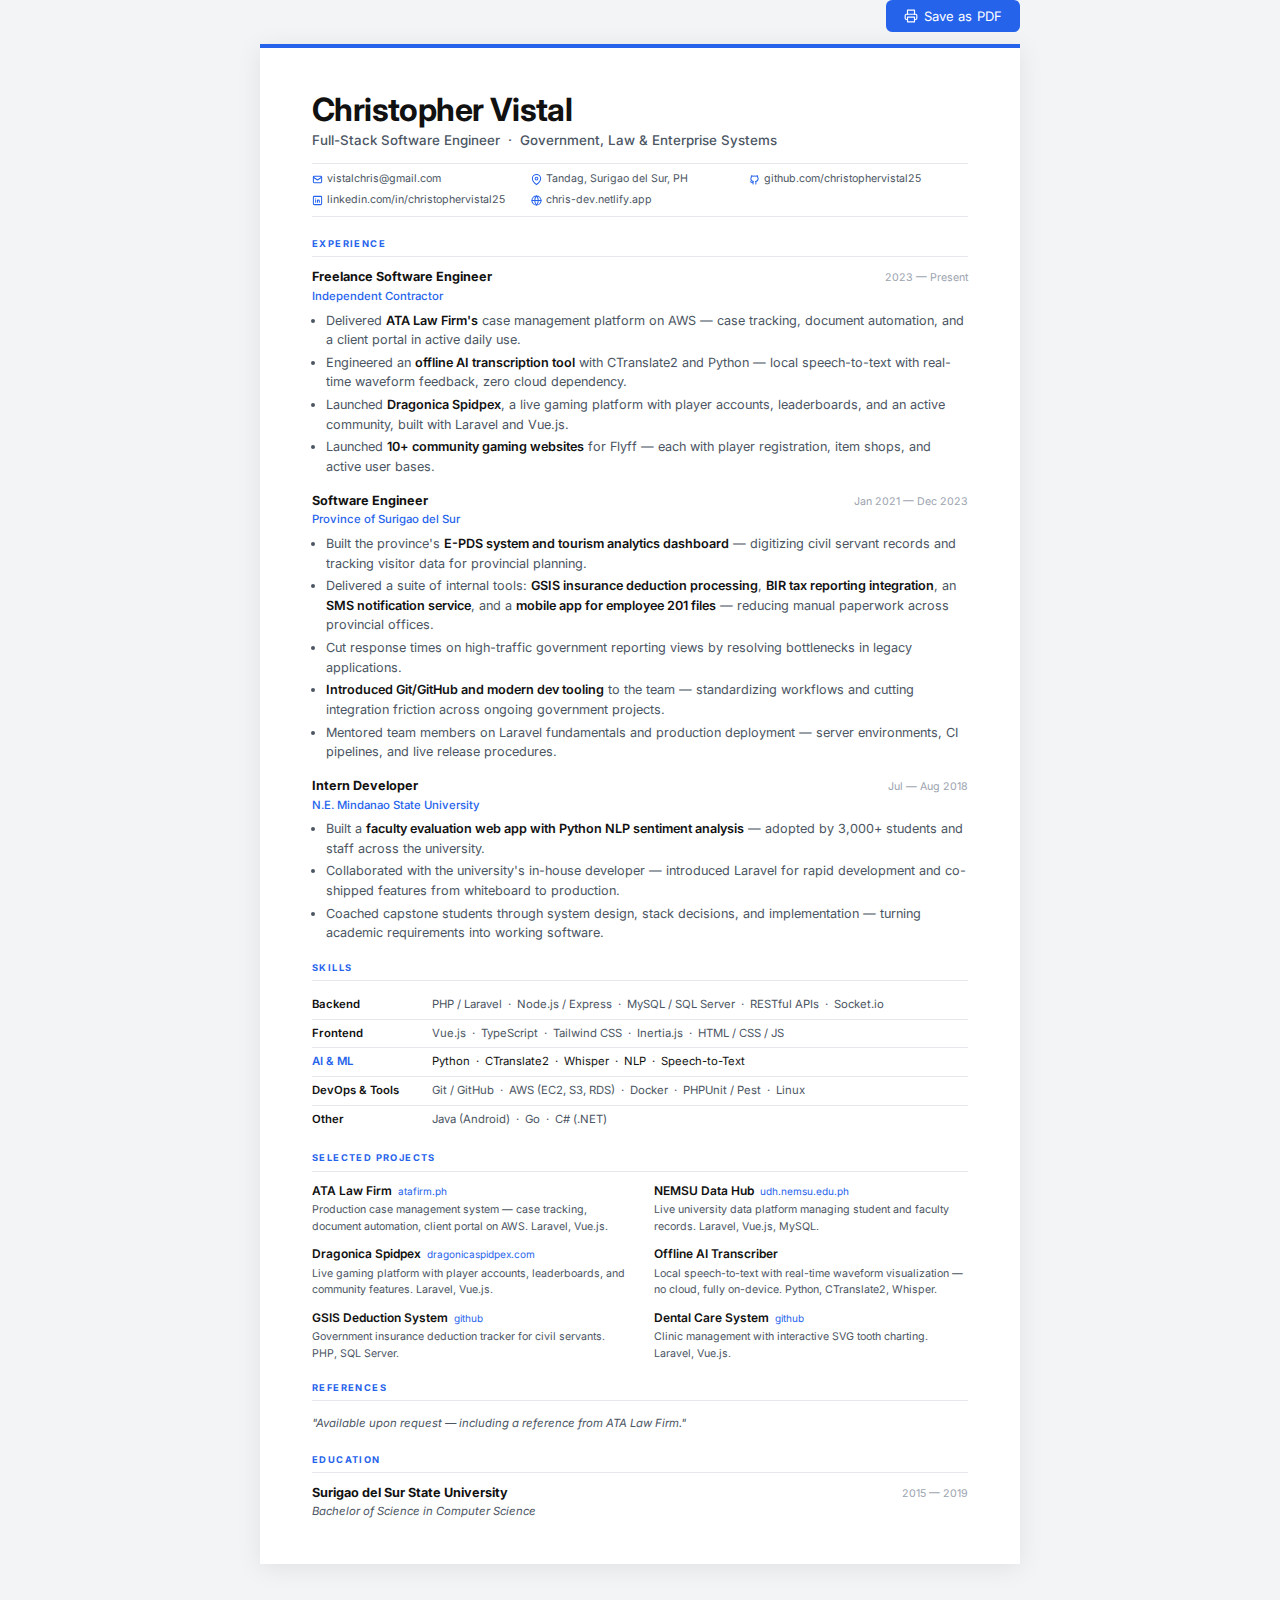
<file: resume.html>
<!doctype html>
<html lang="en">
<head>
  <meta charset="UTF-8" />
  <meta name="viewport" content="width=device-width, initial-scale=1.0" />
  <title>Christopher Vistal — Resume</title>
  <style>
    @import url('https://fonts.googleapis.com/css2?family=Inter:wght@400;500;600;700&display=swap');

    *, *::before, *::after { box-sizing: border-box; margin: 0; padding: 0; }

    :root {
      --text:    #111;
      --muted:   #4b5563;
      --light:   #9ca3af;
      --border:  #e5e7eb;
      --accent:  #2563eb;
      --accent2: #1d4ed8;
      --page:    760px;
    }

    body {
      font-family: 'Inter', sans-serif;
      font-size: 9.5pt;
      color: var(--text);
      background: #f3f4f6;
      line-height: 1.55;
    }

    /* ── Print bar ── */
    .print-bar {
      max-width: var(--page);
      margin: 0 auto 12px;
      display: flex;
      justify-content: flex-end;
    }
    .print-btn {
      background: var(--accent);
      color: #fff;
      border: none;
      padding: 8px 18px;
      border-radius: 6px;
      font-size: 13px;
      font-family: 'Inter', sans-serif;
      cursor: pointer;
      display: flex;
      align-items: center;
      gap: 6px;
      letter-spacing: 0.01em;
    }
    .print-btn:hover { background: var(--accent2); }

    /* ── Page ── */
    .page {
      background: #fff;
      max-width: var(--page);
      margin: 0 auto 48px;
      padding: 44px 52px;
      box-shadow: 0 4px 24px rgba(0,0,0,0.08);
      border-top: 4px solid var(--accent);
    }

    /* ── Header ── */
    .resume-header { margin-bottom: 20px; }
    .resume-header-left { display: block; }

    .resume-name {
      font-size: 24pt;
      font-weight: 700;
      letter-spacing: -0.6px;
      line-height: 1.1;
      color: var(--text);
      margin-bottom: 3px;
    }
    .resume-name span { color: var(--text); }

    .resume-title {
      font-size: 10pt;
      color: var(--muted);
      font-weight: 500;
      margin-bottom: 12px;
    }

    /* Contact strip — 3-column grid, 2 rows */
    .resume-contact {
      display: grid;
      grid-template-columns: repeat(3, 1fr);
      gap: 5px 0;
      font-size: 8pt;
      color: var(--muted);
      border-top: 1px solid var(--border);
      border-bottom: 1px solid var(--border);
      padding: 7px 0;
    }
    .resume-contact a { color: var(--muted); text-decoration: none; }
    .resume-contact a:hover { color: var(--accent); }
    .contact-item {
      display: flex;
      align-items: center;
      gap: 4px;
      white-space: nowrap;
    }
    .contact-item svg { color: var(--accent); flex-shrink: 0; }
    .contact-sep { display: none; }

    /* ── Section ── */
    .section { margin-top: 18px; }

    .section-title {
      font-size: 7pt;
      font-weight: 700;
      text-transform: uppercase;
      letter-spacing: 1.4px;
      color: var(--accent);
      margin-bottom: 10px;
      padding-bottom: 5px;
      border-bottom: 1.5px solid var(--border);
    }

    /* ── Experience ── */
    .exp-item { margin-bottom: 14px; }
    .exp-item:last-child { margin-bottom: 0; }

    .exp-header {
      display: grid;
      grid-template-columns: 1fr auto;
      align-items: baseline;
      gap: 8px;
      margin-bottom: 1px;
    }
    .exp-role { font-weight: 700; font-size: 9.5pt; color: var(--text); }
    .exp-date {
      font-size: 8pt;
      color: var(--light);
      white-space: nowrap;
    }
    .exp-org {
      font-size: 8.5pt;
      color: var(--accent);
      font-weight: 500;
      margin-bottom: 5px;
    }
    .exp-bullets { padding-left: 14px; }
    .exp-bullets li {
      margin-bottom: 3px;
      color: var(--muted);
      list-style-type: disc;
    }
    .exp-bullets li b { font-weight: 600; color: var(--text); }

    /* ── Skills ── */
    .skills-table { width: 100%; border-collapse: collapse; }
    .skills-table tr { border-bottom: 1px solid var(--border); }
    .skills-table tr:last-child { border-bottom: none; }
    .skills-table td { padding: 5px 0; vertical-align: middle; }
    .skills-table td:first-child {
      font-weight: 600;
      font-size: 8.5pt;
      width: 120px;
      color: var(--text);
      padding-right: 16px;
    }
    .skills-table td:last-child {
      color: var(--muted);
      font-size: 8.5pt;
    }
    .skills-table tr.featured td:first-child { color: var(--accent); }
    .skills-table tr.featured td:last-child { color: var(--text); }

    /* ── Projects ── */
    .proj-grid {
      display: grid;
      grid-template-columns: 1fr 1fr;
      gap: 10px 28px;
    }
    .proj-name-row {
      display: flex;
      align-items: baseline;
      gap: 6px;
      margin-bottom: 2px;
    }
    .proj-name { font-weight: 600; font-size: 9pt; color: var(--text); }
    .proj-url { font-size: 7.5pt; color: var(--accent); }
    .proj-url a { color: var(--accent); text-decoration: none; }
    .proj-url a:hover { text-decoration: underline; }
    .proj-desc { font-size: 8pt; color: var(--muted); }

    /* ── References ── */
    .ref-item { padding: 2px 0; }
    .ref-quote { font-size: 8.5pt; color: var(--muted); font-style: italic; }

    /* ── Education ── */
    .edu-header {
      display: grid;
      grid-template-columns: 1fr auto;
      align-items: baseline;
      gap: 8px;
    }
    .edu-school { font-weight: 700; font-size: 9.5pt; color: var(--text); }
    .edu-date { font-size: 8pt; color: var(--light); white-space: nowrap; }
    .edu-degree { font-size: 8.5pt; color: var(--muted); font-style: italic; }

    /* ── Print ── */
    @media print {
      body { background: #fff; }
      .page {
        margin: 0; padding: 28px 36px;
        box-shadow: none; max-width: 100%;
        border-top: 3px solid var(--accent);
      }
      .print-bar { display: none; }
      a { color: inherit !important; }
      @page { margin: 0.3in 0.4in; size: letter; }
    }

    @media screen and (max-width: 800px) {
      .page { padding: 24px 20px; }
      .print-bar { padding: 12px 20px 0; }
      .proj-grid { grid-template-columns: 1fr; }
      .resume-contact { flex-wrap: wrap; }
      .contact-sep { display: none; }
      .contact-item { flex: 1 0 45%; }
    }
  </style>
</head>
<body>

  <div class="print-bar">
    <button class="print-btn" onclick="window.print()">
      <svg width="14" height="14" viewBox="0 0 24 24" fill="none" stroke="currentColor" stroke-width="2" stroke-linecap="round" stroke-linejoin="round"><path d="M6 9V2h12v7"/><path d="M6 18H4a2 2 0 0 1-2-2v-5a2 2 0 0 1 2-2h16a2 2 0 0 1 2 2v5a2 2 0 0 1-2 2h-2"/><rect x="6" y="14" width="12" height="8"/></svg>
      Save as PDF
    </button>
  </div>

  <div class="page">

    <!-- Header -->
    <div class="resume-header">
      <div class="resume-header-left">
      <div class="resume-name">Christopher <span>Vistal</span></div>
      <div class="resume-title">Full-Stack Software Engineer &nbsp;·&nbsp; Government, Law &amp; Enterprise Systems</div>
      <div class="resume-contact">
        <!-- Row 1 -->
        <span class="contact-item">
          <svg width="11" height="11" viewBox="0 0 24 24" fill="none" stroke="currentColor" stroke-width="2.2" stroke-linecap="round" stroke-linejoin="round"><rect x="3" y="5" width="18" height="14" rx="2"/><path d="M3 7l9 6 9-6"/></svg>
          <a href="mailto:vistalchris@gmail.com">vistalchris@gmail.com</a>
        </span>
        <span class="contact-item">
          <svg width="11" height="11" viewBox="0 0 24 24" fill="none" stroke="currentColor" stroke-width="2.2" stroke-linecap="round" stroke-linejoin="round"><path d="M21 10c0 7-9 13-9 13S3 17 3 10a9 9 0 0 1 18 0z"/><circle cx="12" cy="10" r="3"/></svg>
          Tandag, Surigao del Sur, PH
        </span>
        <span class="contact-item">
          <svg width="11" height="11" viewBox="0 0 24 24" fill="none" stroke="currentColor" stroke-width="2.2" stroke-linecap="round" stroke-linejoin="round"><path d="M9 19c-4 1.5-4-2-6-2m12 5v-3.5a3 3 0 0 0-.8-2.2c2.8-.3 5.7-1.4 5.7-6.1A4.7 4.7 0 0 0 18.6 7a4.4 4.4 0 0 0-.1-3.3s-1.1-.3-3.5 1.3a12 12 0 0 0-6 0C6.6 3.4 5.5 3.7 5.5 3.7A4.4 4.4 0 0 0 5.4 7 4.7 4.7 0 0 0 4 10.2c0 4.7 2.9 5.8 5.7 6.1a3 3 0 0 0-.8 2.2V22"/></svg>
          <a href="https://github.com/christophervistal25" target="_blank">github.com/christophervistal25</a>
        </span>
        <!-- Row 2 -->
        <span class="contact-item">
          <svg width="11" height="11" viewBox="0 0 24 24" fill="none" stroke="currentColor" stroke-width="2.2" stroke-linecap="round" stroke-linejoin="round"><rect x="3" y="3" width="18" height="18" rx="2"/><path d="M8 11v5M8 8v.01M12 16v-3a2 2 0 0 1 4 0v3M12 11v5"/></svg>
          <a href="https://www.linkedin.com/in/christophervistal25/" target="_blank">linkedin.com/in/christophervistal25</a>
        </span>
        <span class="contact-item">
          <svg width="11" height="11" viewBox="0 0 24 24" fill="none" stroke="currentColor" stroke-width="2.2" stroke-linecap="round" stroke-linejoin="round"><circle cx="12" cy="12" r="10"/><path d="M2 12h20M12 2a15 15 0 0 1 0 20M12 2a15 15 0 0 0 0 20"/></svg>
          <a href="https://chris-dev.netlify.app" target="_blank">chris-dev.netlify.app</a>
        </span>
      </div>
      </div><!-- end resume-header-left -->
    </div>

    <!-- Experience -->
    <div class="section">
      <div class="section-title">Experience</div>

      <div class="exp-item">
        <div class="exp-header">
          <span class="exp-role">Freelance Software Engineer</span>
          <span class="exp-date">2023 — Present</span>
        </div>
        <div class="exp-org">Independent Contractor</div>
        <ul class="exp-bullets">
          <li>Delivered <b>ATA Law Firm's</b> case management platform on AWS — case tracking, document automation, and a client portal in active daily use.</li>
          <li>Engineered an <b>offline AI transcription tool</b> with CTranslate2 and Python — local speech-to-text with real-time waveform feedback, zero cloud dependency.</li>
          <li>Launched <b>Dragonica Spidpex</b>, a live gaming platform with player accounts, leaderboards, and an active community, built with Laravel and Vue.js.</li>
          <li>Launched <b>10+ community gaming websites</b> for Flyff — each with player registration, item shops, and active user bases.</li>
        </ul>
      </div>

      <div class="exp-item">
        <div class="exp-header">
          <span class="exp-role">Software Engineer</span>
          <span class="exp-date">Jan 2021 — Dec 2023</span>
        </div>
        <div class="exp-org">Province of Surigao del Sur</div>
        <ul class="exp-bullets">
          <li>Built the province's <b>E-PDS system and tourism analytics dashboard</b> — digitizing civil servant records and tracking visitor data for provincial planning.</li>
          <li>Delivered a suite of internal tools: <b>GSIS insurance deduction processing</b>, <b>BIR tax reporting integration</b>, an <b>SMS notification service</b>, and a <b>mobile app for employee 201 files</b> — reducing manual paperwork across provincial offices.</li>
          <li>Cut response times on high-traffic government reporting views by resolving bottlenecks in legacy applications.</li>
          <li><b>Introduced Git/GitHub and modern dev tooling</b> to the team — standardizing workflows and cutting integration friction across ongoing government projects.</li>
          <li>Mentored team members on Laravel fundamentals and production deployment — server environments, CI pipelines, and live release procedures.</li>
        </ul>
      </div>

      <div class="exp-item">
        <div class="exp-header">
          <span class="exp-role">Intern Developer</span>
          <span class="exp-date">Jul — Aug 2018</span>
        </div>
        <div class="exp-org">N.E. Mindanao State University</div>
        <ul class="exp-bullets">
          <li>Built a <b>faculty evaluation web app with Python NLP sentiment analysis</b> — adopted by 3,000+ students and staff across the university.</li>
          <li>Collaborated with the university's in-house developer — introduced Laravel for rapid development and co-shipped features from whiteboard to production.</li>
          <li>Coached capstone students through system design, stack decisions, and implementation — turning academic requirements into working software.</li>
        </ul>
      </div>
    </div>

    <!-- Skills -->
    <div class="section">
      <div class="section-title">Skills</div>
      <table class="skills-table">
        <tr>
          <td>Backend</td>
          <td>PHP / Laravel &nbsp;·&nbsp; Node.js / Express &nbsp;·&nbsp; MySQL / SQL Server &nbsp;·&nbsp; RESTful APIs &nbsp;·&nbsp; Socket.io</td>
        </tr>
        <tr>
          <td>Frontend</td>
          <td>Vue.js &nbsp;·&nbsp; TypeScript &nbsp;·&nbsp; Tailwind CSS &nbsp;·&nbsp; Inertia.js &nbsp;·&nbsp; HTML / CSS / JS</td>
        </tr>
        <tr class="featured">
          <td>AI &amp; ML</td>
          <td>Python &nbsp;·&nbsp; CTranslate2 &nbsp;·&nbsp; Whisper &nbsp;·&nbsp; NLP &nbsp;·&nbsp; Speech-to-Text</td>
        </tr>
        <tr>
          <td>DevOps &amp; Tools</td>
          <td>Git / GitHub &nbsp;·&nbsp; AWS (EC2, S3, RDS) &nbsp;·&nbsp; Docker &nbsp;·&nbsp; PHPUnit / Pest &nbsp;·&nbsp; Linux</td>
        </tr>
        <tr>
          <td>Other</td>
          <td>Java (Android) &nbsp;·&nbsp; Go &nbsp;·&nbsp; C# (.NET)</td>
        </tr>
      </table>
    </div>

    <!-- Selected Projects -->
    <div class="section">
      <div class="section-title">Selected Projects</div>
      <div class="proj-grid">
        <div class="proj-item">
          <div class="proj-name-row">
            <span class="proj-name">ATA Law Firm</span>
            <span class="proj-url"><a href="https://atafirm.ph" target="_blank">atafirm.ph</a></span>
          </div>
          <div class="proj-desc">Production case management system — case tracking, document automation, client portal on AWS. Laravel, Vue.js.</div>
        </div>
        <div class="proj-item">
          <div class="proj-name-row">
            <span class="proj-name">NEMSU Data Hub</span>
            <span class="proj-url"><a href="https://udh.nemsu.edu.ph" target="_blank">udh.nemsu.edu.ph</a></span>
          </div>
          <div class="proj-desc">Live university data platform managing student and faculty records. Laravel, Vue.js, MySQL.</div>
        </div>
        <div class="proj-item">
          <div class="proj-name-row">
            <span class="proj-name">Dragonica Spidpex</span>
            <span class="proj-url"><a href="https://dragonicaspidpex.com" target="_blank">dragonicaspidpex.com</a></span>
          </div>
          <div class="proj-desc">Live gaming platform with player accounts, leaderboards, and community features. Laravel, Vue.js.</div>
        </div>
        <div class="proj-item">
          <div class="proj-name-row">
            <span class="proj-name">Offline AI Transcriber</span>
          </div>
          <div class="proj-desc">Local speech-to-text with real-time waveform visualization — no cloud, fully on-device. Python, CTranslate2, Whisper.</div>
        </div>
        <div class="proj-item">
          <div class="proj-name-row">
            <span class="proj-name">GSIS Deduction System</span>
            <span class="proj-url"><a href="https://github.com/christophervistal25/GSIS-Deduction" target="_blank">github</a></span>
          </div>
          <div class="proj-desc">Government insurance deduction tracker for civil servants. PHP, SQL Server.</div>
        </div>
        <div class="proj-item">
          <div class="proj-name-row">
            <span class="proj-name">Dental Care System</span>
            <span class="proj-url"><a href="https://github.com/christophervistal25/dental-care-system" target="_blank">github</a></span>
          </div>
          <div class="proj-desc">Clinic management with interactive SVG tooth charting. Laravel, Vue.js.</div>
        </div>
      </div>
    </div>

    <!-- References -->
    <div class="section">
      <div class="section-title">References</div>
      <div class="ref-item">
        <span class="ref-quote">"Available upon request — including a reference from ATA Law Firm."</span>
      </div>
    </div>

    <!-- Education -->
    <div class="section">
      <div class="section-title">Education</div>
      <div class="edu-header">
        <span class="edu-school">Surigao del Sur State University</span>
        <span class="edu-date">2015 — 2019</span>
      </div>
      <div class="edu-degree">Bachelor of Science in Computer Science</div>
    </div>

  </div>

</body>
</html>
</file>
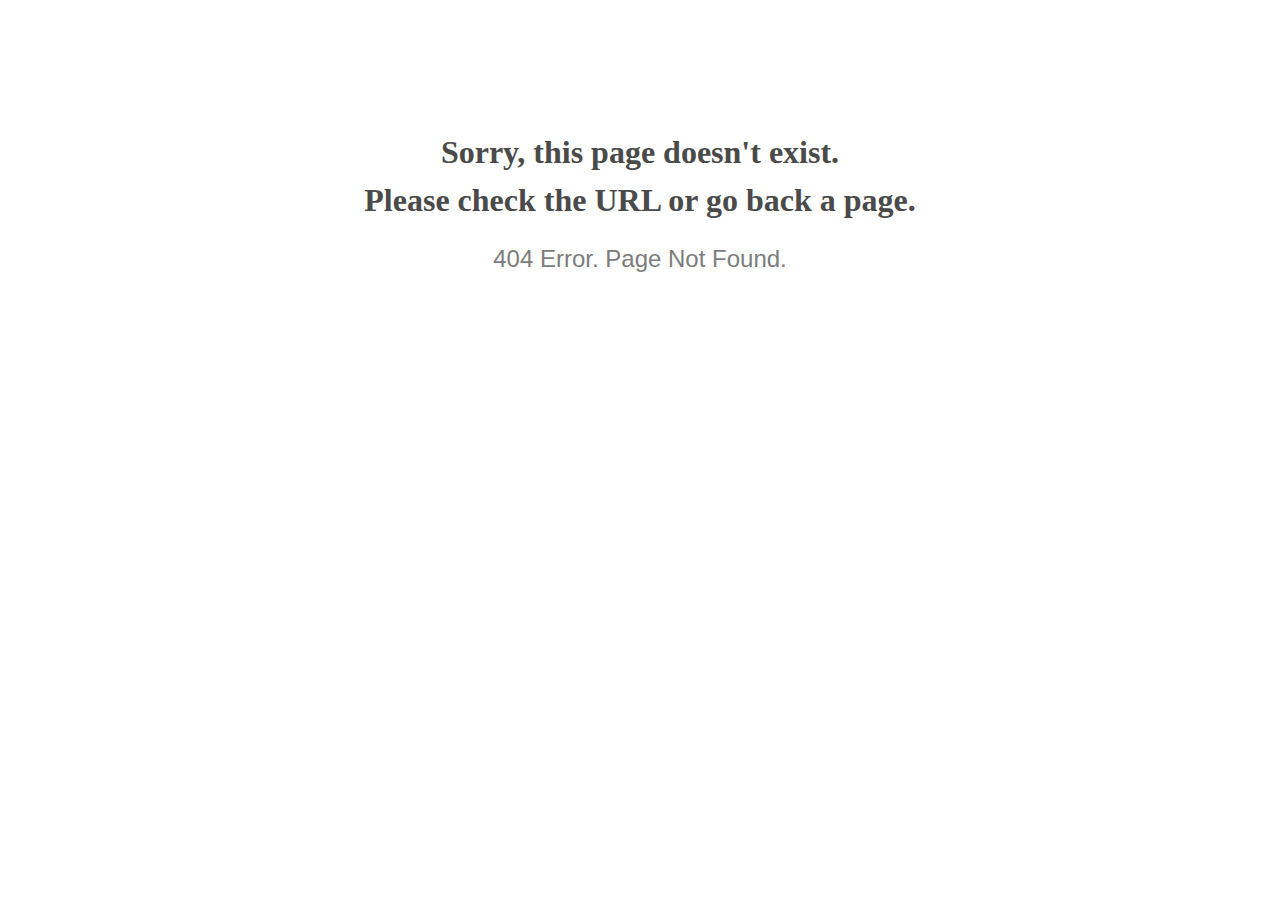
<file: font/OpenSans-Bold-webfont.html>
<!doctype html>
<html lang="en">
<head>
  <meta charset="utf-8">
  <meta http-equiv="x-ua-compatible" content="ie=edge">
  <title>404 Error</title>
  <meta name="viewport" content="width=device-width, initial-scale=1">
  <meta name="robots" content="noindex, nofollow">
  <style>
    @media screen and (max-width:500px) {
      body { font-size: .6em; } 
    }
  </style>
</head>

<body style="text-align: center;">

  <h1 style="font-family: Georgia, serif; color: #4a4a4a; margin-top: 4em; line-height: 1.5;">
    Sorry, this page doesn't exist.<br>Please check the URL or go back a page.
  </h1>
  
  <h2 style="  font-family: Verdana, sans-serif; color: #7d7d7d; font-weight: 300;">
    404 Error. Page Not Found.
  </h2>
  
</body>

</html>
</file>
